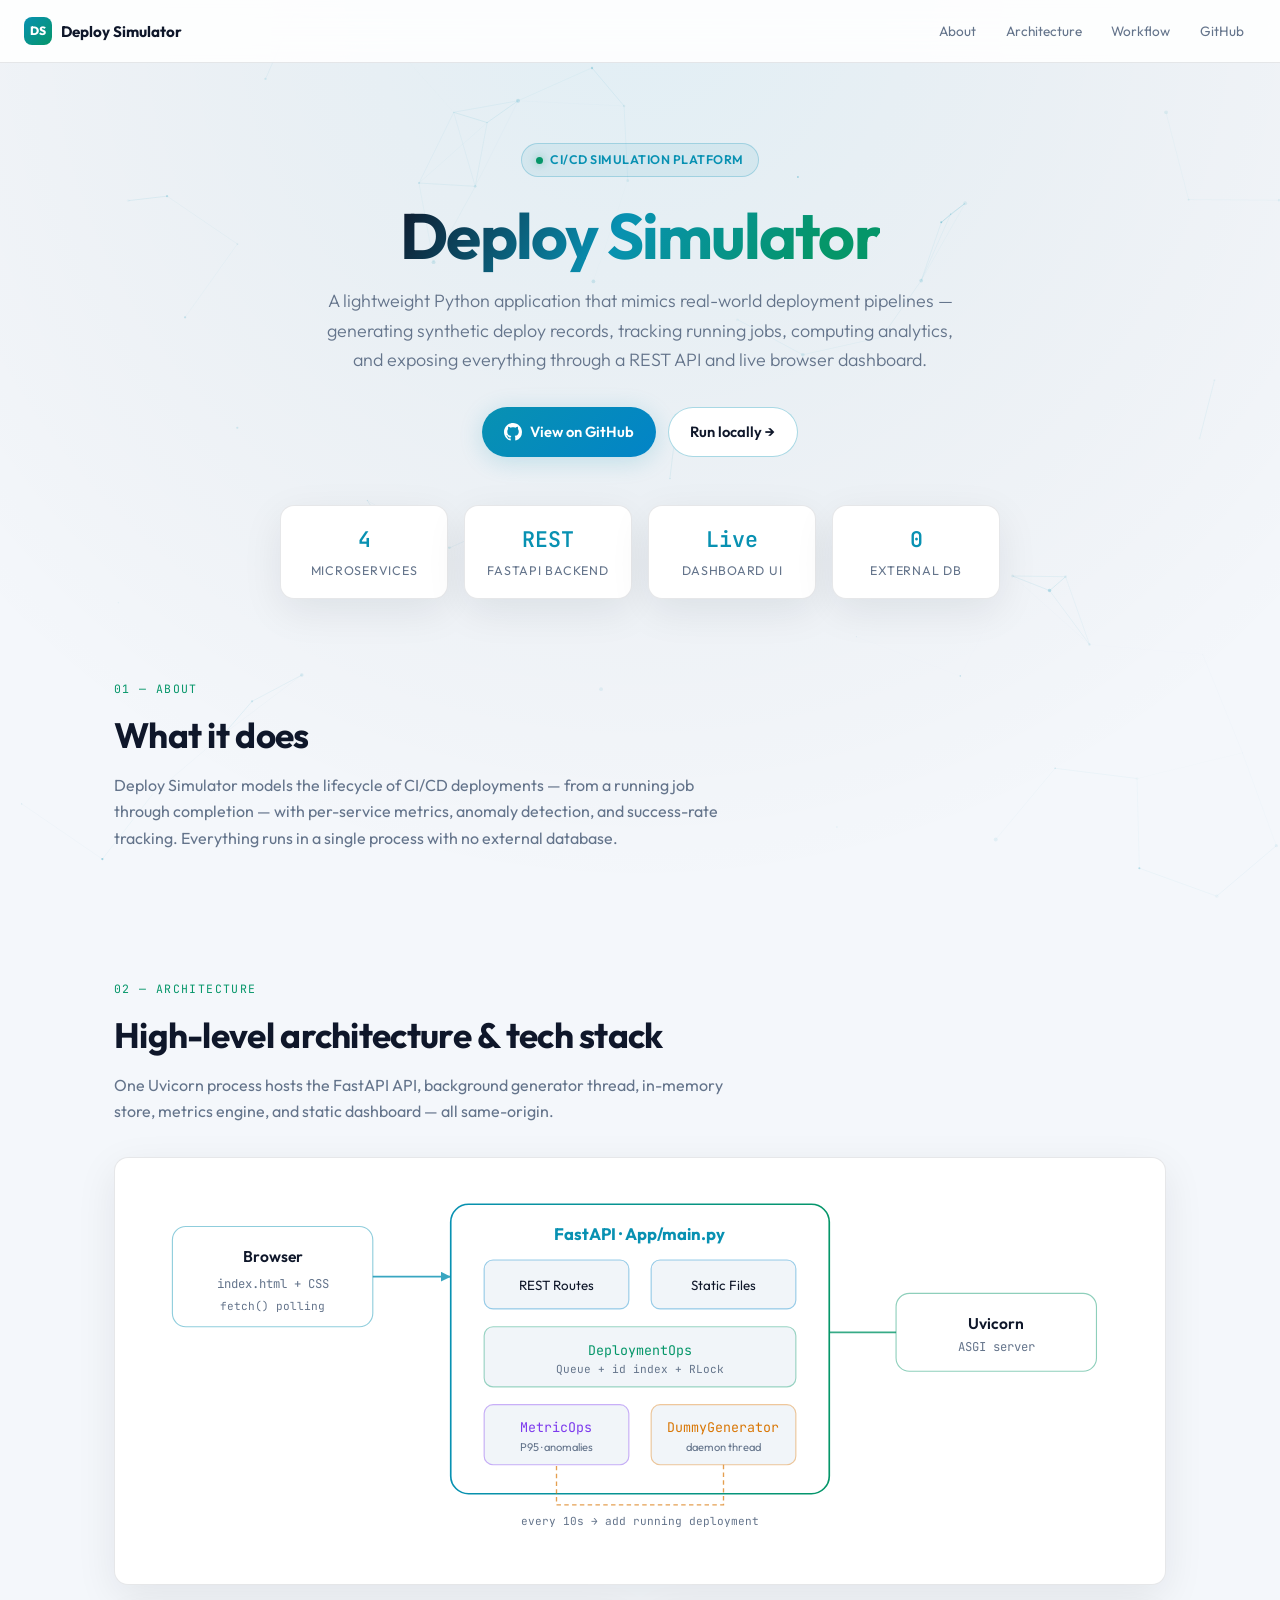
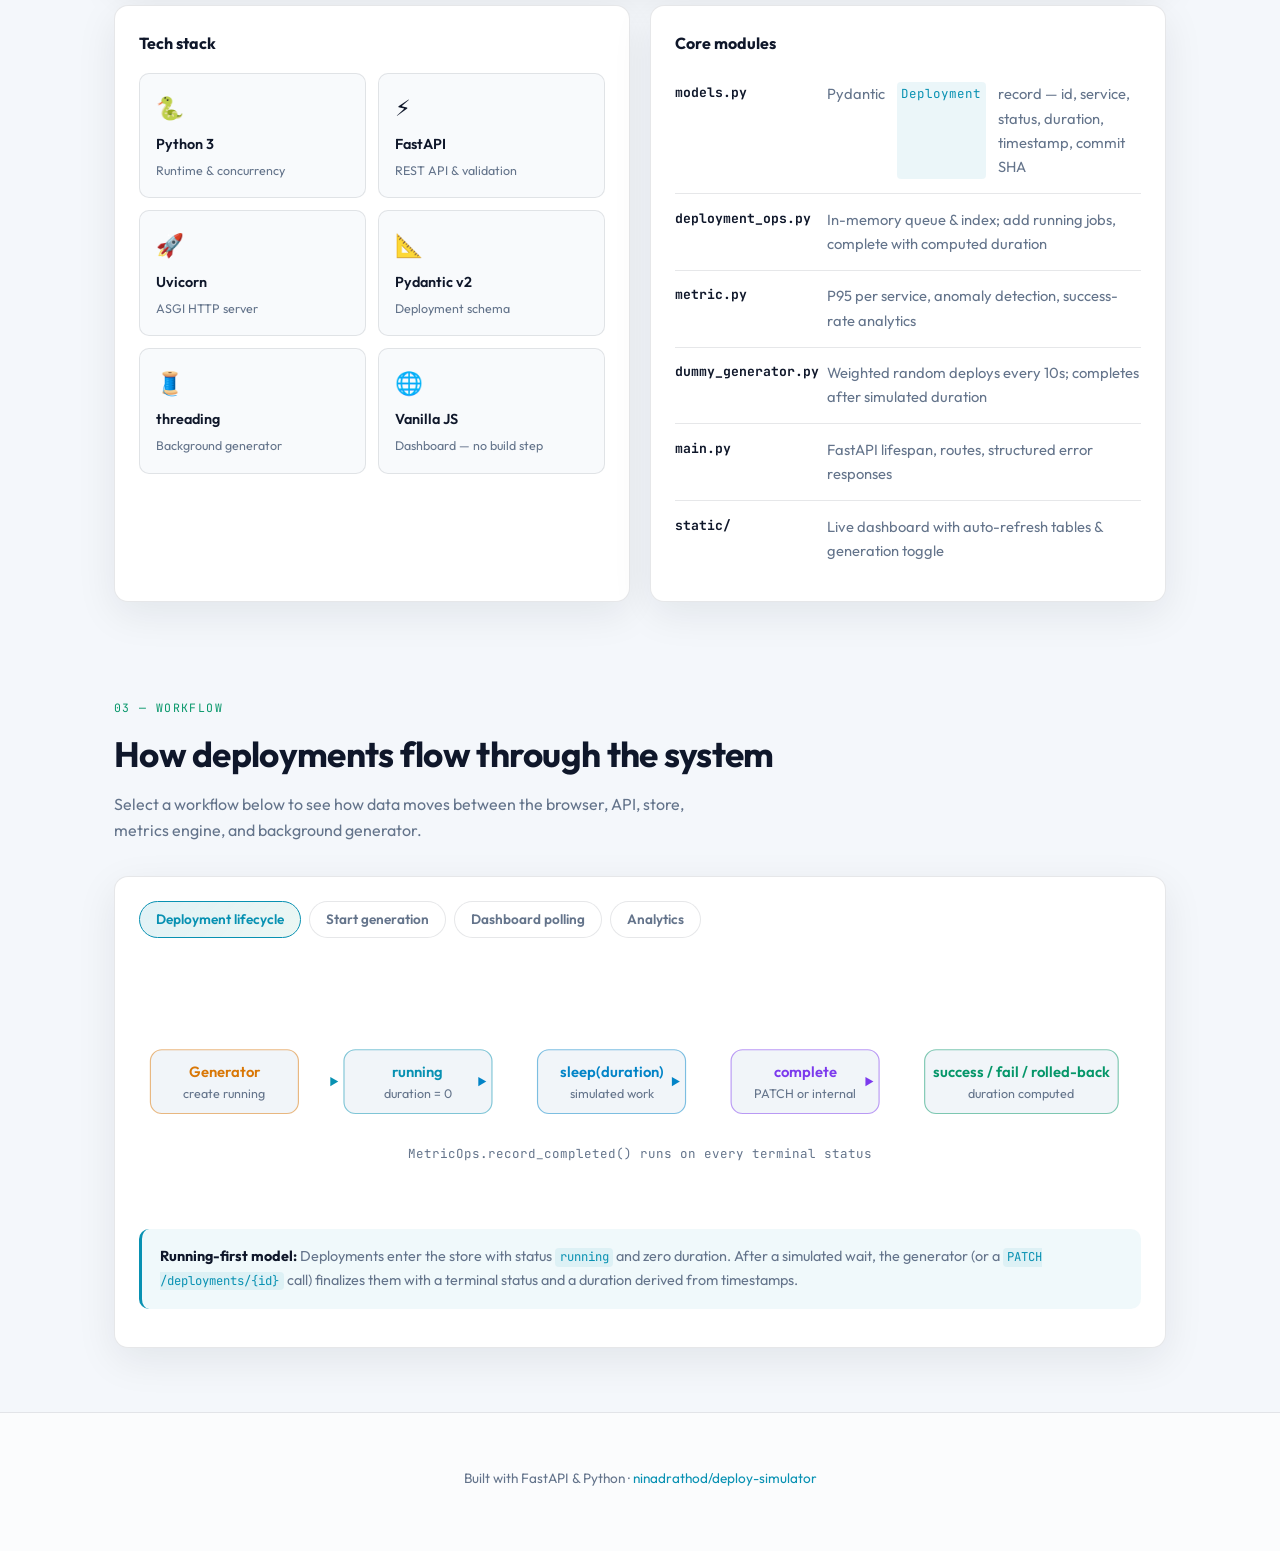
<file: index.html>
<!DOCTYPE html>
<html lang="en">
<head>
  <meta charset="UTF-8">
  <meta name="viewport" content="width=device-width, initial-scale=1.0">
  <meta name="description" content="Deploy Simulator — a CI/CD deployment simulator with FastAPI, in-memory analytics, and a live dashboard.">
  <title>Deploy Simulator</title>
  <link rel="stylesheet" href="site.css">
</head>
<body>
  <canvas id="canvas-bg" aria-hidden="true"></canvas>

  <div class="page">
    <nav class="site-nav">
      <a class="logo" href="#top">
        <span class="logo-mark">DS</span>
        Deploy Simulator
      </a>
      <div class="nav-links">
        <a href="#about">About</a>
        <a href="#architecture">Architecture</a>
        <a href="#workflow">Workflow</a>
        <a href="https://github.com/ninadrathod/deploy-simulator" target="_blank" rel="noopener">GitHub</a>
      </div>
    </nav>

    <!-- Section 1: Project intro -->
    <header class="hero" id="top">
      <div class="hero-badge reveal">
        <span class="pulse"></span>
        CI/CD Simulation Platform
      </div>
      <h1 class="reveal">
        <span class="gradient-text">Deploy Simulator</span>
      </h1>
      <p class="hero-lead reveal">
        A lightweight Python application that mimics real-world deployment pipelines —
        generating synthetic deploy records, tracking running jobs, computing analytics,
        and exposing everything through a REST API and live browser dashboard.
      </p>
      <div class="hero-actions reveal">
        <a class="btn btn-primary" href="https://github.com/ninadrathod/deploy-simulator" target="_blank" rel="noopener">
          <svg width="18" height="18" viewBox="0 0 24 24" fill="currentColor" aria-hidden="true"><path d="M12 0C5.37 0 0 5.37 0 12c0 5.31 3.435 9.795 8.205 11.385.6.105.825-.255.825-.57 0-.285-.015-1.23-.015-2.235-3.015.555-3.795-.735-4.035-1.41-.135-.345-.72-1.41-1.23-1.695-.42-.225-1.02-.78-.015-.795.945-.015 1.62.87 1.845 1.23 1.08 1.815 2.805 1.305 3.495.99.105-.78.42-1.305.765-1.605-2.67-.3-5.46-1.335-5.46-5.925 0-1.305.465-2.385 1.23-3.225-.12-.3-.54-1.53.12-3.18 0 0 1.005-.315 3.3 1.23.96-.27 1.98-.405 3-.405s2.04.135 3 .405c2.295-1.56 3.3-1.23 3.3-1.23.66 1.65.24 2.88.12 3.18.765.84 1.23 1.905 1.23 3.225 0 4.605-2.805 5.625-5.475 5.925.435.375.81 1.095.81 2.22 0 1.605-.015 2.895-.015 3.3 0 .315.225.69.825.57A12.02 12.02 0 0 0 24 12c0-6.63-5.37-12-12-12z"/></svg>
          View on GitHub
        </a>
        <a class="btn btn-ghost" href="https://github.com/ninadrathod/deploy-simulator#running-the-app" target="_blank" rel="noopener">
          Run locally →
        </a>
      </div>
      <div class="hero-stats reveal">
        <div class="stat">
          <div class="stat-value">4</div>
          <div class="stat-label">Microservices</div>
        </div>
        <div class="stat">
          <div class="stat-value">REST</div>
          <div class="stat-label">FastAPI backend</div>
        </div>
        <div class="stat">
          <div class="stat-value">Live</div>
          <div class="stat-label">Dashboard UI</div>
        </div>
        <div class="stat">
          <div class="stat-value">0</div>
          <div class="stat-label">External DB</div>
        </div>
      </div>
    </header>

    <!-- Section 2: Architecture & stack -->
    <section id="about" aria-labelledby="about-heading">
      <div class="section-header reveal">
        <div class="section-tag">01 — About</div>
        <h2 id="about-heading">What it does</h2>
        <p class="section-desc">
          Deploy Simulator models the lifecycle of CI/CD deployments — from a running job
          through completion — with per-service metrics, anomaly detection, and success-rate tracking.
          Everything runs in a single process with no external database.
        </p>
      </div>
    </section>

    <section id="architecture" aria-labelledby="arch-heading">
      <div class="section-header reveal">
        <div class="section-tag">02 — Architecture</div>
        <h2 id="arch-heading">High-level architecture &amp; tech stack</h2>
        <p class="section-desc">
          One Uvicorn process hosts the FastAPI API, background generator thread,
          in-memory store, metrics engine, and static dashboard — all same-origin.
        </p>
      </div>

      <div class="arch-grid">
        <div class="panel panel-wide reveal">
          <svg class="arch-diagram" viewBox="0 0 900 340" xmlns="http://www.w3.org/2000/svg" role="img" aria-label="System architecture diagram">
            <defs>
              <linearGradient id="g1" x1="0%" y1="0%" x2="100%" y2="0%">
                <stop offset="0%" stop-color="#0891b2"/>
                <stop offset="100%" stop-color="#059669"/>
              </linearGradient>
              <filter id="glow"><feGaussianBlur stdDeviation="2" result="b"/><feMerge><feMergeNode in="b"/><feMergeNode in="SourceGraphic"/></feMerge></filter>
            </defs>
            <!-- Browser -->
            <rect x="30" y="40" width="180" height="90" rx="12" fill="#ffffff" stroke="#0891b2" stroke-opacity="0.45"/>
            <text x="120" y="72" text-anchor="middle" fill="#0f172a" font-family="Outfit,sans-serif" font-size="14" font-weight="600">Browser</text>
            <text x="120" y="95" text-anchor="middle" fill="#64748b" font-family="JetBrains Mono,monospace" font-size="11">index.html + CSS</text>
            <text x="120" y="115" text-anchor="middle" fill="#64748b" font-family="JetBrains Mono,monospace" font-size="10">fetch() polling</text>

            <!-- FastAPI box -->
            <rect x="280" y="20" width="340" height="260" rx="16" fill="#ffffff" stroke="url(#g1)" stroke-width="1.5"/>
            <text x="450" y="52" text-anchor="middle" fill="#0891b2" font-family="Outfit,sans-serif" font-size="15" font-weight="700">FastAPI · App/main.py</text>

            <rect x="310" y="70" width="130" height="44" rx="8" fill="#f1f5f9" stroke="#0284c7" stroke-opacity="0.4"/>
            <text x="375" y="97" text-anchor="middle" fill="#0f172a" font-size="12" font-family="Outfit,sans-serif">REST Routes</text>

            <rect x="460" y="70" width="130" height="44" rx="8" fill="#f1f5f9" stroke="#0284c7" stroke-opacity="0.4"/>
            <text x="525" y="97" text-anchor="middle" fill="#0f172a" font-size="12" font-family="Outfit,sans-serif">Static Files</text>

            <rect x="310" y="130" width="280" height="54" rx="8" fill="#f1f5f9" stroke="#059669" stroke-opacity="0.4"/>
            <text x="450" y="155" text-anchor="middle" fill="#059669" font-size="12" font-family="JetBrains Mono,monospace">DeploymentOps</text>
            <text x="450" y="172" text-anchor="middle" fill="#64748b" font-size="10" font-family="JetBrains Mono,monospace">Queue + id index + RLock</text>

            <rect x="310" y="200" width="130" height="54" rx="8" fill="#f1f5f9" stroke="#7c3aed" stroke-opacity="0.4"/>
            <text x="375" y="225" text-anchor="middle" fill="#7c3aed" font-size="12" font-family="JetBrains Mono,monospace">MetricOps</text>
            <text x="375" y="242" text-anchor="middle" fill="#64748b" font-size="10">P95 · anomalies</text>

            <rect x="460" y="200" width="130" height="54" rx="8" fill="#f1f5f9" stroke="#d97706" stroke-opacity="0.4"/>
            <text x="525" y="225" text-anchor="middle" fill="#d97706" font-size="12" font-family="JetBrains Mono,monospace">DummyGenerator</text>
            <text x="525" y="242" text-anchor="middle" fill="#64748b" font-size="10">daemon thread</text>

            <!-- Uvicorn -->
            <rect x="680" y="100" width="180" height="70" rx="12" fill="#ffffff" stroke="#059669" stroke-opacity="0.45"/>
            <text x="770" y="132" text-anchor="middle" fill="#0f172a" font-size="14" font-weight="600" font-family="Outfit,sans-serif">Uvicorn</text>
            <text x="770" y="152" text-anchor="middle" fill="#64748b" font-size="11" font-family="JetBrains Mono,monospace">ASGI server</text>

            <!-- Arrows -->
            <path d="M210 85 H280" stroke="#0891b2" stroke-width="1.5" marker-end="url(#arrow)" fill="none" opacity="0.8"/>
            <path d="M620 135 H680" stroke="#059669" stroke-width="1.5" fill="none" opacity="0.8"/>
            <path d="M525 254 V290 H375 V254" stroke="#d97706" stroke-width="1.2" fill="none" stroke-dasharray="4 3" opacity="0.7"/>
            <text x="450" y="308" text-anchor="middle" fill="#64748b" font-size="10" font-family="JetBrains Mono,monospace">every 10s → add running deployment</text>

            <defs>
              <marker id="arrow" markerWidth="8" markerHeight="8" refX="6" refY="3" orient="auto">
                <path d="M0,0 L6,3 L0,6" fill="#0891b2"/>
              </marker>
            </defs>
          </svg>
        </div>

        <div class="panel reveal">
          <h3 style="margin:0 0 0.5rem;font-size:1rem;">Tech stack</h3>
          <div class="stack-grid">
            <div class="stack-card">
              <div class="stack-icon">🐍</div>
              <div class="stack-name">Python 3</div>
              <div class="stack-role">Runtime &amp; concurrency</div>
            </div>
            <div class="stack-card">
              <div class="stack-icon">⚡</div>
              <div class="stack-name">FastAPI</div>
              <div class="stack-role">REST API &amp; validation</div>
            </div>
            <div class="stack-card">
              <div class="stack-icon">🚀</div>
              <div class="stack-name">Uvicorn</div>
              <div class="stack-role">ASGI HTTP server</div>
            </div>
            <div class="stack-card">
              <div class="stack-icon">📐</div>
              <div class="stack-name">Pydantic v2</div>
              <div class="stack-role">Deployment schema</div>
            </div>
            <div class="stack-card">
              <div class="stack-icon">🧵</div>
              <div class="stack-name">threading</div>
              <div class="stack-role">Background generator</div>
            </div>
            <div class="stack-card">
              <div class="stack-icon">🌐</div>
              <div class="stack-name">Vanilla JS</div>
              <div class="stack-role">Dashboard — no build step</div>
            </div>
          </div>
        </div>

        <div class="panel reveal">
          <h3 style="margin:0 0 0.75rem;font-size:1rem;">Core modules</h3>
          <ul class="component-list">
            <li><strong>models.py</strong> Pydantic <code>Deployment</code> record — id, service, status, duration, timestamp, commit SHA</li>
            <li><strong>deployment_ops.py</strong> In-memory queue &amp; index; add running jobs, complete with computed duration</li>
            <li><strong>metric.py</strong> P95 per service, anomaly detection, success-rate analytics</li>
            <li><strong>dummy_generator.py</strong> Weighted random deploys every 10s; completes after simulated duration</li>
            <li><strong>main.py</strong> FastAPI lifespan, routes, structured error responses</li>
            <li><strong>static/</strong> Live dashboard with auto-refresh tables &amp; generation toggle</li>
          </ul>
        </div>
      </div>
    </section>

    <!-- Section 3: Workflow diagrams -->
    <section id="workflow" aria-labelledby="workflow-heading">
      <div class="section-header reveal">
        <div class="section-tag">03 — Workflow</div>
        <h2 id="workflow-heading">How deployments flow through the system</h2>
        <p class="section-desc">
          Select a workflow below to see how data moves between the browser, API,
          store, metrics engine, and background generator.
        </p>
      </div>

      <div class="panel reveal">
        <div class="workflow-tabs" role="tablist" aria-label="Workflow diagrams">
          <button class="tab-btn active" role="tab" aria-selected="true" data-tab="lifecycle">Deployment lifecycle</button>
          <button class="tab-btn" role="tab" aria-selected="false" data-tab="generation">Start generation</button>
          <button class="tab-btn" role="tab" aria-selected="false" data-tab="dashboard">Dashboard polling</button>
          <button class="tab-btn" role="tab" aria-selected="false" data-tab="analytics">Analytics</button>
        </div>

        <!-- Lifecycle -->
        <div class="workflow-panel active" id="panel-lifecycle" role="tabpanel">
          <div class="flow-diagram">
            <svg viewBox="0 0 880 200" xmlns="http://www.w3.org/2000/svg">
              <defs>
                <linearGradient id="flowGrad" x1="0%" y1="0%" x2="100%" y2="0%">
                  <stop offset="0%" stop-color="#0891b2"/>
                  <stop offset="50%" stop-color="#0284c7"/>
                  <stop offset="100%" stop-color="#059669"/>
                </linearGradient>
              </defs>
              <g font-family="Outfit,sans-serif" font-size="13">
                <rect x="10" y="70" width="130" height="56" rx="10" fill="#f1f5f9" stroke="#d97706" stroke-opacity="0.5"/>
                <text x="75" y="94" text-anchor="middle" fill="#d97706" font-weight="600">Generator</text>
                <text x="75" y="112" text-anchor="middle" fill="#64748b" font-size="11">create running</text>

                <rect x="180" y="70" width="130" height="56" rx="10" fill="#f1f5f9" stroke="#0891b2" stroke-opacity="0.5"/>
                <text x="245" y="94" text-anchor="middle" fill="#0891b2" font-weight="600">running</text>
                <text x="245" y="112" text-anchor="middle" fill="#64748b" font-size="11">duration = 0</text>

                <rect x="350" y="70" width="130" height="56" rx="10" fill="#f1f5f9" stroke="#0284c7" stroke-opacity="0.5"/>
                <text x="415" y="94" text-anchor="middle" fill="#0284c7" font-weight="600">sleep(duration)</text>
                <text x="415" y="112" text-anchor="middle" fill="#64748b" font-size="11">simulated work</text>

                <rect x="520" y="70" width="130" height="56" rx="10" fill="#f1f5f9" stroke="#7c3aed" stroke-opacity="0.5"/>
                <text x="585" y="94" text-anchor="middle" fill="#7c3aed" font-weight="600">complete</text>
                <text x="585" y="112" text-anchor="middle" fill="#64748b" font-size="11">PATCH or internal</text>

                <rect x="690" y="70" width="170" height="56" rx="10" fill="#f1f5f9" stroke="#059669" stroke-opacity="0.5"/>
                <text x="775" y="94" text-anchor="middle" fill="#059669" font-weight="600">success / fail / rolled-back</text>
                <text x="775" y="112" text-anchor="middle" fill="#64748b" font-size="11">duration computed</text>
              </g>
              <path d="M140 98 H180 M310 98 H350 M480 98 H520 M650 98 H690" stroke="url(#flowGrad)" stroke-width="2" fill="none"/>
              <polygon points="175,98 168,94 168,102" fill="#0891b2"/>
              <polygon points="305,98 298,94 298,102" fill="#0284c7"/>
              <polygon points="475,98 468,94 468,102" fill="#0284c7"/>
              <polygon points="645,98 638,94 638,102" fill="#7c3aed"/>
              <text x="440" y="165" text-anchor="middle" fill="#64748b" font-size="11" font-family="JetBrains Mono,monospace">MetricOps.record_completed() runs on every terminal status</text>
            </svg>
          </div>
          <p class="flow-caption">
            <strong>Running-first model:</strong> Deployments enter the store with status
            <code>running</code> and zero duration. After a simulated wait, the generator (or a
            <code>PATCH /deployments/{id}</code> call) finalizes them with a terminal status and
            a duration derived from timestamps.
          </p>
        </div>

        <!-- Generation -->
        <div class="workflow-panel" id="panel-generation" role="tabpanel">
          <div class="flow-diagram">
            <svg viewBox="0 0 880 220" xmlns="http://www.w3.org/2000/svg">
              <g font-family="Outfit,sans-serif" font-size="13">
                <rect x="20" y="80" width="120" height="50" rx="10" fill="#f1f5f9" stroke="#0891b2" stroke-opacity="0.5"/>
                <text x="80" y="110" text-anchor="middle" fill="#0f172a">Toggle ON</text>

                <rect x="180" y="80" width="150" height="50" rx="10" fill="#f1f5f9" stroke="#0284c7" stroke-opacity="0.5"/>
                <text x="255" y="105" text-anchor="middle" fill="#0284c7" font-family="JetBrains Mono,monospace" font-size="11">POST /deployments/start</text>

                <rect x="370" y="80" width="160" height="50" rx="10" fill="#f1f5f9" stroke="#d97706" stroke-opacity="0.5"/>
                <text x="450" y="105" text-anchor="middle" fill="#d97706">DummyGenerator</text>

                <rect x="570" y="80" width="140" height="50" rx="10" fill="#f1f5f9" stroke="#7c3aed" stroke-opacity="0.5"/>
                <text x="640" y="105" text-anchor="middle" fill="#7c3aed">Thread loop</text>

                <rect x="750" y="80" width="110" height="50" rx="10" fill="#f1f5f9" stroke="#059669" stroke-opacity="0.5"/>
                <text x="805" y="105" text-anchor="middle" fill="#059669" font-size="11">add_deployment</text>
              </g>
              <path d="M140 105 H180 M330 105 H370 M530 105 H570 M710 105 H750" stroke="#0891b2" stroke-width="1.5" fill="none" opacity="0.7"/>
              <path d="M450 130 V170 H200 V130" stroke="#d97706" stroke-width="1" fill="none" stroke-dasharray="5 4" opacity="0.5"/>
              <text x="320" y="188" text-anchor="middle" fill="#64748b" font-size="11" font-family="JetBrains Mono,monospace">repeats every 10 seconds until POST /deployments/stop</text>
            </svg>
          </div>
          <p class="flow-caption">
            <strong>Background generation:</strong> Starting the generator spins a daemon thread
            that enqueues a new running deployment every 10 seconds. Stopping sets a thread event;
            the id counter persists across start/stop cycles within the same server session.
          </p>
        </div>

        <!-- Dashboard -->
        <div class="workflow-panel" id="panel-dashboard" role="tabpanel">
          <div class="flow-diagram">
            <svg viewBox="0 0 880 240" xmlns="http://www.w3.org/2000/svg">
              <rect x="30" y="30" width="820" height="180" rx="14" fill="none" stroke="#0891b2" stroke-opacity="0.15"/>
              <text x="440" y="58" text-anchor="middle" fill="#0891b2" font-size="13" font-family="Outfit,sans-serif" font-weight="600">Browser dashboard (App/static/index.html)</text>

              <g font-family="JetBrains Mono,monospace" font-size="11">
                <rect x="60" y="80" width="180" height="44" rx="8" fill="#f1f5f9" stroke="#059669" stroke-opacity="0.4"/>
                <text x="150" y="107" text-anchor="middle" fill="#059669">GET /deployments/running</text>
                <text x="150" y="145" text-anchor="middle" fill="#64748b" font-size="10" font-family="Outfit,sans-serif">every 5s</text>

                <rect x="280" y="80" width="180" height="44" rx="8" fill="#f1f5f9" stroke="#059669" stroke-opacity="0.4"/>
                <text x="370" y="107" text-anchor="middle" fill="#059669">GET /deployments/latest</text>
                <text x="370" y="145" text-anchor="middle" fill="#64748b" font-size="10" font-family="Outfit,sans-serif">every 5s</text>

                <rect x="500" y="80" width="180" height="44" rx="8" fill="#f1f5f9" stroke="#7c3aed" stroke-opacity="0.4"/>
                <text x="590" y="107" text-anchor="middle" fill="#7c3aed">GET /success-rate</text>
                <text x="590" y="145" text-anchor="middle" fill="#64748b" font-size="10" font-family="Outfit,sans-serif">every 10s</text>

                <rect x="720" y="80" width="110" height="44" rx="8" fill="#f1f5f9" stroke="#d97706" stroke-opacity="0.4"/>
                <text x="775" y="107" text-anchor="middle" fill="#d97706">GET /p95</text>
                <text x="775" y="145" text-anchor="middle" fill="#64748b" font-size="10" font-family="Outfit,sans-serif">on demand</text>
              </g>
              <text x="440" y="195" text-anchor="middle" fill="#64748b" font-size="11" font-family="Outfit,sans-serif">Same-origin fetch — no separate frontend server required</text>
            </svg>
          </div>
          <p class="flow-caption">
            <strong>Live UI:</strong> The dashboard polls running and completed deployments
            automatically, refreshes success rate on a slower interval, and loads P95 / anomaly
            data on button click — all against the same FastAPI process.
          </p>
        </div>

        <!-- Analytics -->
        <div class="workflow-panel" id="panel-analytics" role="tabpanel">
          <div class="flow-diagram">
            <svg viewBox="0 0 880 260" xmlns="http://www.w3.org/2000/svg">
              <rect x="340" y="20" width="200" height="50" rx="10" fill="#f1f5f9" stroke="#059669" stroke-opacity="0.5"/>
              <text x="440" y="50" text-anchor="middle" fill="#059669" font-family="Outfit,sans-serif" font-size="13" font-weight="600">Deployment completes</text>

              <path d="M440 70 V100" stroke="#059669" stroke-width="1.5"/>

              <rect x="60" y="110" width="220" height="70" rx="10" fill="#f1f5f9" stroke="#0891b2" stroke-opacity="0.4"/>
              <text x="170" y="138" text-anchor="middle" fill="#0891b2" font-weight="600" font-family="Outfit,sans-serif">P95 duration</text>
              <text x="170" y="158" text-anchor="middle" fill="#64748b" font-size="10" font-family="JetBrains Mono,monospace">95th percentile per service</text>
              <text x="170" y="172" text-anchor="middle" fill="#64748b" font-size="10">needs ≥ 5 completed</text>

              <rect x="330" y="110" width="220" height="70" rx="10" fill="#f1f5f9" stroke="#7c3aed" stroke-opacity="0.4"/>
              <text x="440" y="138" text-anchor="middle" fill="#7c3aed" font-weight="600" font-family="Outfit,sans-serif">Anomaly detection</text>
              <text x="440" y="158" text-anchor="middle" fill="#64748b" font-size="10" font-family="JetBrains Mono,monospace">duration &gt; avg(last 5) + 2×SPREAD</text>
              <text x="440" y="172" text-anchor="middle" fill="#64748b" font-size="10">SPREAD = 5 seconds</text>

              <rect x="600" y="110" width="220" height="70" rx="10" fill="#f1f5f9" stroke="#d97706" stroke-opacity="0.4"/>
              <text x="710" y="138" text-anchor="middle" fill="#d97706" font-weight="600" font-family="Outfit,sans-serif">Success rate</text>
              <text x="710" y="158" text-anchor="middle" fill="#64748b" font-size="10" font-family="JetBrains Mono,monospace">success / total × 100</text>
              <text x="710" y="172" text-anchor="middle" fill="#64748b" font-size="10">per-service counters</text>

              <path d="M440 100 L170 110 M440 100 L440 110 M440 100 L710 110" stroke="#059669" stroke-width="1.2" fill="none" opacity="0.5"/>

              <rect x="280" y="210" width="320" height="40" rx="8" fill="#ffffff" stroke="#0284c7" stroke-opacity="0.35"/>
              <text x="440" y="235" text-anchor="middle" fill="#64748b" font-size="11" font-family="JetBrains Mono,monospace">MetricOps ← called from DeploymentOps.complete_deployment()</text>
            </svg>
          </div>
          <p class="flow-caption">
            <strong>Metrics on completion:</strong> Every finalized deployment triggers
            <code>MetricOps.record_completed()</code>, which updates per-service statistics,
            checks for duration anomalies against recent history, and increments status counters
            used by the success-rate endpoint.
          </p>
        </div>
      </div>
    </section>

    <footer class="site-footer">
      <p>
        Built with FastAPI &amp; Python ·
        <a href="https://github.com/ninadrathod/deploy-simulator">ninadrathod/deploy-simulator</a>
      </p>
    </footer>
  </div>

  <script>
    (function () {
      // ── Animated particle grid background ──
      const canvas = document.getElementById("canvas-bg");
      const ctx = canvas.getContext("2d");
      let particles = [];
      let w, h, animId;

      function resize() {
        w = canvas.width = window.innerWidth;
        h = canvas.height = window.innerHeight;
      }

      function initParticles() {
        particles = [];
        const count = Math.min(80, Math.floor(w * h / 18000));
        for (let i = 0; i < count; i++) {
          particles.push({
            x: Math.random() * w,
            y: Math.random() * h,
            vx: (Math.random() - 0.5) * 0.25,
            vy: (Math.random() - 0.5) * 0.25,
            r: Math.random() * 1.5 + 0.5,
          });
        }
      }

      function drawBg() {
        ctx.fillStyle = "#f4f7fb";
        ctx.fillRect(0, 0, w, h);

        const grad = ctx.createRadialGradient(w * 0.5, 0, 0, w * 0.5, 0, w * 0.7);
        grad.addColorStop(0, "rgba(8, 145, 178, 0.08)");
        grad.addColorStop(1, "transparent");
        ctx.fillStyle = grad;
        ctx.fillRect(0, 0, w, h);
      }

      function tick() {
        drawBg();
        ctx.strokeStyle = "rgba(8, 145, 178, 0.12)";
        ctx.lineWidth = 1;

        for (let i = 0; i < particles.length; i++) {
          const p = particles[i];
          p.x += p.vx;
          p.y += p.vy;
          if (p.x < 0) p.x = w;
          if (p.x > w) p.x = 0;
          if (p.y < 0) p.y = h;
          if (p.y > h) p.y = 0;

          ctx.beginPath();
          ctx.arc(p.x, p.y, p.r, 0, Math.PI * 2);
          ctx.fillStyle = "rgba(8, 145, 178, 0.35)";
          ctx.fill();

          for (let j = i + 1; j < particles.length; j++) {
            const q = particles[j];
            const dx = p.x - q.x;
            const dy = p.y - q.y;
            const dist = Math.sqrt(dx * dx + dy * dy);
            if (dist < 120) {
              ctx.globalAlpha = 1 - dist / 120;
              ctx.beginPath();
              ctx.moveTo(p.x, p.y);
              ctx.lineTo(q.x, q.y);
              ctx.stroke();
            }
          }
        }
        ctx.globalAlpha = 1;
        animId = requestAnimationFrame(tick);
      }

      window.addEventListener("resize", function () {
        resize();
        initParticles();
      });
      resize();
      initParticles();
      tick();

      // ── Scroll reveal ──
      const revealEls = document.querySelectorAll(".reveal");
      const observer = new IntersectionObserver(
        function (entries) {
          entries.forEach(function (entry) {
            if (entry.isIntersecting) {
              entry.target.classList.add("visible");
            }
          });
        },
        { threshold: 0.12, rootMargin: "0px 0px -40px 0px" }
      );
      revealEls.forEach(function (el) { observer.observe(el); });

      // ── Workflow tabs ──
      const tabBtns = document.querySelectorAll(".tab-btn");
      const panels = document.querySelectorAll(".workflow-panel");

      tabBtns.forEach(function (btn) {
        btn.addEventListener("click", function () {
          const tab = btn.getAttribute("data-tab");

          tabBtns.forEach(function (b) {
            b.classList.remove("active");
            b.setAttribute("aria-selected", "false");
          });
          btn.classList.add("active");
          btn.setAttribute("aria-selected", "true");

          panels.forEach(function (panel) {
            panel.classList.remove("active");
          });
          document.getElementById("panel-" + tab).classList.add("active");
        });
      });

      // Stagger hero reveals on load
      document.querySelectorAll(".hero .reveal").forEach(function (el, i) {
        el.style.transitionDelay = i * 0.1 + "s";
        setTimeout(function () { el.classList.add("visible"); }, 80);
      });
    })();
  </script>
</body>
</html>
</file>
<file: site.css>
/* Deploy Simulator — GitHub Pages site (light theme) */

@import url("https://fonts.googleapis.com/css2?family=JetBrains+Mono:wght@400;600&family=Outfit:wght@300;400;600;700&display=swap");

:root {
  --bg-deep: #f4f7fb;
  --bg-panel: #ffffff;
  --bg-panel-hover: #f8fafc;
  --border: rgba(15, 23, 42, 0.1);
  --border-bright: rgba(8, 145, 178, 0.35);
  --text: #0f172a;
  --muted: #64748b;
  --cyan: #0891b2;
  --sky: #0284c7;
  --emerald: #059669;
  --violet: #7c3aed;
  --amber: #d97706;
  --rose: #e11d48;
  --mono: "JetBrains Mono", ui-monospace, monospace;
  --sans: "Outfit", system-ui, sans-serif;
  --radius: 14px;
  --shadow: 0 12px 40px rgba(15, 23, 42, 0.08);
  --glow-cyan: 0 4px 24px rgba(8, 145, 178, 0.2);
}

*,
*::before,
*::after {
  box-sizing: border-box;
}

html {
  scroll-behavior: smooth;
}

body {
  margin: 0;
  font-family: var(--sans);
  background: var(--bg-deep);
  color: var(--text);
  line-height: 1.65;
  overflow-x: hidden;
}

#canvas-bg {
  position: fixed;
  inset: 0;
  z-index: 0;
  pointer-events: none;
}

.page {
  position: relative;
  z-index: 1;
}

/* ── Nav ── */
.site-nav {
  position: sticky;
  top: 0;
  z-index: 100;
  display: flex;
  align-items: center;
  justify-content: space-between;
  gap: 1rem;
  padding: 0.85rem 1.5rem;
  background: rgba(255, 255, 255, 0.88);
  backdrop-filter: blur(16px);
  border-bottom: 1px solid var(--border);
}

.logo {
  display: flex;
  align-items: center;
  gap: 0.55rem;
  font-weight: 700;
  font-size: 0.95rem;
  color: var(--text);
  text-decoration: none;
}

.logo-mark {
  width: 28px;
  height: 28px;
  border-radius: 8px;
  background: linear-gradient(135deg, var(--cyan), var(--emerald));
  display: grid;
  place-items: center;
  font-size: 0.75rem;
  color: #fff;
  font-weight: 800;
}

.nav-links {
  display: flex;
  gap: 0.35rem;
  flex-wrap: wrap;
}

.nav-links a {
  color: var(--muted);
  text-decoration: none;
  font-size: 0.85rem;
  padding: 0.4rem 0.75rem;
  border-radius: 999px;
  transition: color 0.2s, background 0.2s;
}

.nav-links a:hover {
  color: var(--text);
  background: rgba(15, 23, 42, 0.05);
}

/* ── Hero ── */
.hero {
  max-width: 1100px;
  margin: 0 auto;
  padding: 5rem 1.5rem 3rem;
  text-align: center;
}

.hero-badge {
  display: inline-flex;
  align-items: center;
  gap: 0.45rem;
  padding: 0.35rem 0.9rem;
  border-radius: 999px;
  border: 1px solid rgba(8, 145, 178, 0.25);
  background: rgba(8, 145, 178, 0.08);
  color: var(--cyan);
  font-size: 0.78rem;
  font-weight: 600;
  letter-spacing: 0.04em;
  text-transform: uppercase;
  margin-bottom: 1.5rem;
}

.hero-badge .pulse {
  width: 7px;
  height: 7px;
  border-radius: 50%;
  background: var(--emerald);
  box-shadow: 0 0 8px rgba(5, 150, 105, 0.5);
  animation: pulse 2s ease-in-out infinite;
}

@keyframes pulse {
  0%, 100% { opacity: 1; transform: scale(1); }
  50% { opacity: 0.5; transform: scale(0.85); }
}

h1 {
  font-size: clamp(2.4rem, 6vw, 4rem);
  font-weight: 700;
  line-height: 1.08;
  margin: 0 0 1rem;
  letter-spacing: -0.03em;
}

.gradient-text {
  background: linear-gradient(120deg, #0f172a 0%, var(--cyan) 45%, var(--emerald) 85%);
  -webkit-background-clip: text;
  background-clip: text;
  color: transparent;
}

.hero-lead {
  max-width: 640px;
  margin: 0 auto 2rem;
  font-size: 1.12rem;
  color: var(--muted);
  font-weight: 300;
}

.hero-actions {
  display: flex;
  flex-wrap: wrap;
  gap: 0.75rem;
  justify-content: center;
  margin-bottom: 3rem;
}

.btn {
  display: inline-flex;
  align-items: center;
  gap: 0.5rem;
  padding: 0.75rem 1.35rem;
  border-radius: 999px;
  font-family: var(--sans);
  font-size: 0.92rem;
  font-weight: 600;
  text-decoration: none;
  transition: transform 0.2s, box-shadow 0.2s, background 0.2s;
}

.btn:hover {
  transform: translateY(-2px);
}

.btn-primary {
  background: linear-gradient(135deg, var(--cyan), var(--sky));
  color: #fff;
  box-shadow: var(--glow-cyan);
}

.btn-primary:hover {
  box-shadow: 0 6px 28px rgba(8, 145, 178, 0.35);
}

.btn-ghost {
  border: 1px solid var(--border-bright);
  color: var(--text);
  background: #fff;
}

.btn-ghost:hover {
  background: var(--bg-panel-hover);
}

.hero-stats {
  display: grid;
  grid-template-columns: repeat(auto-fit, minmax(140px, 1fr));
  gap: 1rem;
  max-width: 720px;
  margin: 0 auto;
}

.stat {
  padding: 1rem;
  border-radius: var(--radius);
  border: 1px solid var(--border);
  background: var(--bg-panel);
  box-shadow: var(--shadow);
}

.stat-value {
  font-family: var(--mono);
  font-size: 1.35rem;
  font-weight: 600;
  color: var(--cyan);
}

.stat-label {
  font-size: 0.78rem;
  color: var(--muted);
  text-transform: uppercase;
  letter-spacing: 0.06em;
  margin-top: 0.2rem;
}

/* ── Sections ── */
section {
  max-width: 1100px;
  margin: 0 auto;
  padding: 2rem 1.5rem 4rem;
}

.section-header {
  margin-bottom: 2rem;
}

.section-tag {
  font-family: var(--mono);
  font-size: 0.72rem;
  color: var(--emerald);
  text-transform: uppercase;
  letter-spacing: 0.12em;
  margin-bottom: 0.5rem;
}

section h2 {
  font-size: clamp(1.6rem, 3.5vw, 2.2rem);
  margin: 0 0 0.5rem;
  letter-spacing: -0.02em;
}

.section-desc {
  color: var(--muted);
  max-width: 620px;
  margin: 0;
}

.reveal {
  opacity: 0;
  transform: translateY(28px);
  transition: opacity 0.7s ease, transform 0.7s ease;
}

.reveal.visible {
  opacity: 1;
  transform: translateY(0);
}

/* ── Architecture ── */
.arch-grid {
  display: grid;
  grid-template-columns: 1fr 1fr;
  gap: 1.25rem;
}

@media (max-width: 860px) {
  .arch-grid {
    grid-template-columns: 1fr;
  }
}

.panel {
  border-radius: var(--radius);
  border: 1px solid var(--border);
  background: var(--bg-panel);
  padding: 1.5rem;
  box-shadow: var(--shadow);
}

.panel-wide {
  grid-column: 1 / -1;
}

.arch-diagram {
  width: 100%;
  height: auto;
  display: block;
}

.stack-grid {
  display: grid;
  grid-template-columns: repeat(auto-fill, minmax(150px, 1fr));
  gap: 0.75rem;
  margin-top: 1rem;
}

.stack-card {
  padding: 1rem;
  border-radius: 10px;
  border: 1px solid var(--border);
  background: var(--bg-panel-hover);
  transition: border-color 0.2s, transform 0.2s, box-shadow 0.2s;
}

.stack-card:hover {
  border-color: var(--border-bright);
  transform: translateY(-3px);
  box-shadow: 0 8px 24px rgba(15, 23, 42, 0.06);
}

.stack-icon {
  font-size: 1.4rem;
  margin-bottom: 0.4rem;
}

.stack-name {
  font-weight: 600;
  font-size: 0.9rem;
}

.stack-role {
  font-size: 0.78rem;
  color: var(--muted);
  margin-top: 0.25rem;
}

.component-list {
  list-style: none;
  padding: 0;
  margin: 0;
}

.component-list li {
  display: flex;
  gap: 0.75rem;
  padding: 0.85rem 0;
  border-bottom: 1px solid var(--border);
  color: var(--muted);
  font-size: 0.92rem;
}

.component-list li:last-child {
  border-bottom: none;
}

.component-list strong {
  color: var(--text);
  font-family: var(--mono);
  font-size: 0.82rem;
  min-width: 140px;
}

.component-list code {
  font-family: var(--mono);
  font-size: 0.85em;
  color: var(--cyan);
  background: rgba(8, 145, 178, 0.08);
  padding: 0.1em 0.35em;
  border-radius: 4px;
}

/* ── Workflow ── */
.workflow-tabs {
  display: flex;
  flex-wrap: wrap;
  gap: 0.5rem;
  margin-bottom: 1.5rem;
}

.tab-btn {
  font-family: var(--sans);
  font-size: 0.85rem;
  font-weight: 600;
  padding: 0.55rem 1rem;
  border-radius: 999px;
  border: 1px solid var(--border);
  background: #fff;
  color: var(--muted);
  cursor: pointer;
  transition: all 0.2s;
}

.tab-btn:hover {
  color: var(--text);
  border-color: var(--border-bright);
  background: var(--bg-panel-hover);
}

.tab-btn.active {
  background: linear-gradient(135deg, rgba(8, 145, 178, 0.12), rgba(5, 150, 105, 0.08));
  border-color: var(--cyan);
  color: var(--cyan);
}

.workflow-panel {
  display: none;
}

.workflow-panel.active {
  display: block;
  animation: fadeIn 0.4s ease;
}

@keyframes fadeIn {
  from { opacity: 0; transform: translateY(8px); }
  to { opacity: 1; transform: translateY(0); }
}

.flow-diagram {
  width: 100%;
  overflow-x: auto;
  padding: 0.5rem 0;
}

.flow-diagram svg {
  min-width: 520px;
  width: 100%;
  height: auto;
}

.flow-caption {
  margin-top: 1rem;
  padding: 1rem 1.15rem;
  border-radius: 10px;
  border-left: 3px solid var(--cyan);
  background: rgba(8, 145, 178, 0.06);
  color: var(--muted);
  font-size: 0.9rem;
}

.flow-caption strong {
  color: var(--text);
}

.flow-caption code {
  font-family: var(--mono);
  font-size: 0.85em;
  color: var(--cyan);
  background: rgba(8, 145, 178, 0.08);
  padding: 0.1em 0.35em;
  border-radius: 4px;
}

/* ── Footer ── */
.site-footer {
  text-align: center;
  padding: 2.5rem 1.5rem 3rem;
  border-top: 1px solid var(--border);
  color: var(--muted);
  font-size: 0.85rem;
  background: rgba(255, 255, 255, 0.6);
}

.site-footer a {
  color: var(--cyan);
  text-decoration: none;
}

.site-footer a:hover {
  text-decoration: underline;
}

@media (max-width: 600px) {
  .site-nav {
    flex-direction: column;
    align-items: flex-start;
  }

  .hero {
    padding-top: 3rem;
  }
}
</file>
